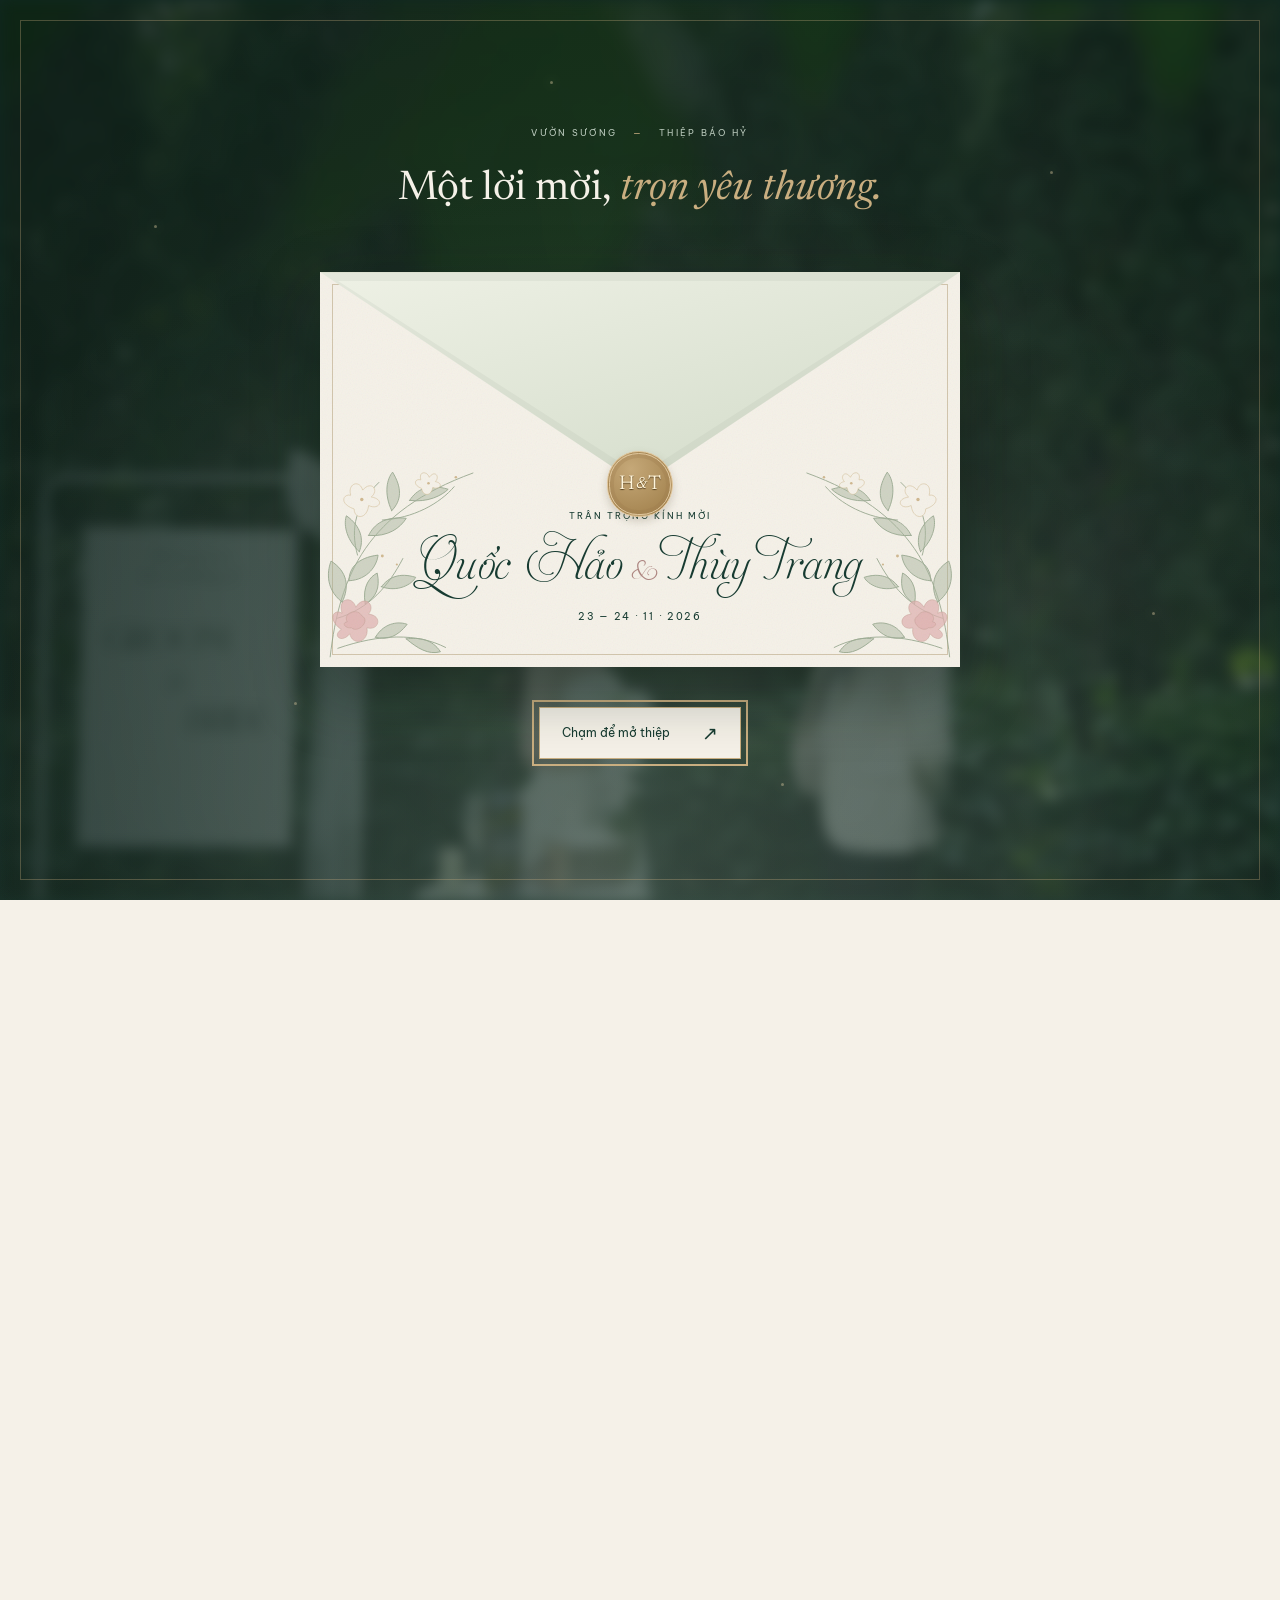
<file: index.html>
<!doctype html>
<html lang="vi">
  <head>
    <meta charset="UTF-8" />
    <meta name="viewport" content="width=device-width,initial-scale=1" />
    <title>Quốc Hảo ❤️ Thùy Trang - Thiệp mời cưới</title>
    <meta
      name="description"
      content="Thiệp cưới Quốc Hảo và Thùy Trang. Bữa cơm thân mật ngày 23/11 và lễ thành hôn ngày 24/11/2026 tại Hưng Yên."
    />
    <link
      rel="stylesheet"
      href="assets/invitation-shared.css?v=20261108-music"
    />
    <link rel="stylesheet" href="assets/storytelling.css?v=20261108-music" />
    <link rel="stylesheet" href="assets/garden.css?v=20261108-venues" />
    <link rel="stylesheet" href="assets/names.css?v=20261108-aphrodite" />
    <link
      rel="preload"
      href="assets/fonts/HLT-AphroditeSlimPro.woff2"
      as="font"
      type="font/woff2"
      crossorigin
    />
    <link rel="icon" href="assets/favicon.svg" type="image/svg+xml" />
    <link rel="preconnect" href="https://fonts.googleapis.com" />
    <link rel="preconnect" href="https://fonts.gstatic.com" crossorigin />
    <link rel="preload" as="image" href="assets/images/nm_00004.webp" />
    <meta name="theme-color" content="#173B31" />
    <meta
      property="og:title"
      content="Quốc Hảo ❤️ Thùy Trang - Thiệp mời cưới"
    />
    <meta
      property="og:description"
      content="Trân trọng kính mời · 23–24.11.2026 · Hưng Yên"
    />
    <meta
      property="og:image"
      content="https://mumeilevina.github.io/thiepcuoi/assets/images/nm_00004.webp"
    />
    <meta property="og:site_name" content="Thiệp mời cưới" />
    <meta name="twitter:card" content="summary_large_image" />
    <meta
      name="twitter:title"
      content="Quốc Hảo ❤️ Thùy Trang - Thiệp mời cưới"
    />
    <noscript
      ><style>
        .invitation-gate {
          display: none;
        }
      </style></noscript
    >
  </head>
  <body class="theme-garden" data-particles="true">
    <a class="skip-link" href="#noi-dung">Đến nội dung thiệp</a>
    <div
      class="invitation-gate"
      role="dialog"
      aria-labelledby="gate-title"
      data-state="closed"
    >
      <div class="gate__mist" aria-hidden="true"></div>
      <div class="gate__lights" aria-hidden="true">
        <span></span><span></span><span></span><span></span><span></span
        ><span></span>
      </div>
      <div class="gate__content">
        <p class="gate__edition">
          VƯỜN SƯƠNG <span aria-hidden="true">—</span> THIỆP BÁO HỶ
        </p>
        <p class="gate__intro" id="gate-title">
          Một lời mời, <i>trọn yêu thương.</i>
        </p>
        <div
          class="envelope"
          aria-label="Phong bì giấy ivory, niêm phong H và T"
        >
          <div class="envelope__back" aria-hidden="true"></div>
          <div class="envelope__letter" aria-hidden="true">
            <span>TRÂN TRỌNG KÍNH MỜI</span
            ><strong>Quốc Hảo<br /><i>&amp;</i><br />Thùy Trang</strong
            ><span>23 — 24 · 11 · 2026</span>
          </div>
          <div class="envelope__front">
            <p class="gate__label">TRÂN TRỌNG KÍNH MỜI</p>
            <h1 class="couple-title">
              <span class="couple-name">Quốc Hảo</span
              ><i class="couple-connector">&amp;</i
              ><span class="couple-name">Thùy Trang</span>
            </h1>
            <p class="gate__date">23 — 24 · 11 · 2026</p>
            <span
              class="envelope__botanical envelope__botanical--left"
              aria-hidden="true"
            ></span>
            <span
              class="envelope__botanical envelope__botanical--right"
              aria-hidden="true"
            ></span>
          </div>
          <div class="envelope__flap" aria-hidden="true"></div>
          <span class="gate__monogram" aria-hidden="true"
            >H<span>&amp;</span>T</span
          >
        </div>
        <button class="gate__open" type="button" data-open-invitation>
          <span>Chạm để mở thiệp</span><span aria-hidden="true">↗</span>
        </button>
        <p class="gate__footnote"></p>
        <p class="sr-only" role="status" data-gate-status></p>
      </div>
    </div>
    <main id="noi-dung" tabindex="-1">
      <section class="hero" aria-labelledby="hero-title">
        <div class="hero__frame" aria-hidden="true"></div>
        <span class="hero__signature" aria-hidden="true">H &amp; T</span>
        <div
          class="hero__photo"
          role="img"
          aria-label="Ảnh cưới Quốc Hảo và Thùy Trang giữa khu vườn"
        ></div>
        <div class="hero__content">
          <div class="hero__heading">
            <p class="eyebrow">TRÂN TRỌNG BÁO HỶ</p>
            <h1 class="couple-title" id="hero-title" tabindex="-1">
              <span class="couple-name">Quốc Hảo</span
              ><i class="couple-connector">&amp;</i
              ><span class="couple-name">Thùy Trang</span>
            </h1>
          </div>
          <p class="hero__invitation">
            <br />Trân trọng mời bạn đến chung vui
            cùng hai gia đình.
          </p>
          <div class="hero__date">
            <p class="hero__wedding-date">
              23 — 24 · 11 · 2026 <span>HƯNG YÊN</span>
            </p>
            <nav class="hero__links" aria-label="Thông tin ngày cưới">
              <a href="#lich-cuoi"
                >Xem lịch cưới <span aria-hidden="true">↓</span></a
              >
              <a href="#nha-chu-re"
                >Đường đến nhà chú rể <span aria-hidden="true">↓</span></a
              >
            </nav>
          </div>
        </div>
      </section>
      <section
        class="wedding-schedule"
        id="lich-cuoi"
        aria-labelledby="wedding-schedule-title"
      >
        <header>
          <p class="eyebrow">TRÂN TRỌNG KÍNH MỜI</p>
          <h2 id="wedding-schedule-title">Lịch cưới</h2>
          <p>
            Trân trọng kính mời quý vị tới dự bữa cơm thân mật mừng lễ thành hôn
            của hai con chúng tôi.
          </p>
        </header>
        <div class="wedding-schedule__events">
          <article class="wedding-schedule__event reveal">
            <span class="event-number" aria-hidden="true"
              >23<span>THÁNG 11</span></span
            >
            <h3>Bữa cơm thân mật</h3>
            <p>
              <time datetime="2026-11-23">Thứ Hai, 23/11/2026</time>
              <span class="wedding-schedule__lunar"
                >Tức ngày 15 tháng 10 năm Bính Ngọ</span
              >
            </p>
            <div
              class="wedding-schedule__place wedding-schedule__locations"
              aria-label="Hai địa điểm bữa cơm ngày 23 tháng 11"
            >
              <div
                class="wedding-schedule__location"
                data-reception-location="bride"
              >
                <p>
                  <strong>Gia đình nhà gái</strong><br />Ao Hồ, Tổ dân phố Rừng,
                  Dị Sử, Mỹ Hào, Hưng Yên
                </p>
                <a
                  href="https://www.google.com/maps/dir/?api=1&amp;destination=20.920676%2C106.084972"
                  target="_blank"
                  rel="noopener noreferrer"
                  >Chỉ đường nhà gái <span aria-hidden="true">↗</span></a
                >
              </div>
              <div
                class="wedding-schedule__location"
                data-reception-location="groom"
              >
                <p>
                  <strong>Gia đình nhà trai</strong><br />Thôn Hiển Dương, Dương
                  Quang, Mỹ Hào, Hưng Yên
                </p>
                <a
                  href="https://www.google.com/maps/dir/?api=1&amp;destination=20.9388189%2C106.1072559"
                  target="_blank"
                  rel="noopener noreferrer"
                  >Chỉ đường nhà trai <span aria-hidden="true">↗</span></a
                >
              </div>
            </div>
          </article>
          <article class="wedding-schedule__event reveal">
            <span class="event-number" aria-hidden="true"
              >24<span>THÁNG 11</span></span
            >
            <h3>Lễ thành hôn</h3>
            <p>
              <time datetime="2026-11-24">Thứ Ba, 24/11/2026</time>
              <span class="wedding-schedule__lunar"
                >Tức ngày 16 tháng 10 năm Bính Ngọ</span
              >
            </p>
            <p class="wedding-schedule__place">
              <strong>Gia đình nhà trai</strong><br />Thôn Hiển Dương, Dương
              Quang, Mỹ Hào, Hưng Yên
            </p>
            <a href="#nha-chu-re">Xem bản đồ nhà trai</a>
          </article>
        </div>
        <div class="family-heading reveal">
          <span aria-hidden="true">❧</span>
          <p>Hai gia đình, một ngày vui</p>
        </div>
        <div class="wedding-schedule__families">
          <div class="reveal">
            <h3>Nhà trai</h3>
            <p>
              <span class="parent-name">Đặng Đình Mười</span><br /><span
                class="parent-name"
                >Nguyễn Thị Duyên</span
              >
            </p>
          </div>
          <div class="reveal">
            <h3>Nhà gái</h3>
            <p>
              <span class="parent-name">Hàn Ngọc Tú</span><br /><span
                class="parent-name"
                >Nguyễn Thị Kim Oanh</span
              >
            </p>
          </div>
        </div>
      </section>

      <section class="story" aria-label="Câu chuyện minh họa">
        <div class="story__copy reveal">
          <p class="eyebrow">CHUYỆN CỦA CHÚNG MÌNH</p>
          <p class="sample-note"></p>
          <h2>Từ hôm nay,<br />mình gọi nhau là nhà.</h2>
          <p>
            Sau những ngày cùng nhau đi qua bình thường và rực rỡ, chúng mình
            chọn một ngày đẹp để bắt đầu chương mới.
          </p>
        </div>
        <img
          class="reveal"
          src="assets/images/nm_00059.webp"
          srcset="
            assets/images/nm_00059-420.webp 420w,
            assets/images/nm_00059.webp     699w
          "
          sizes="(max-width: 768px) calc(100vw - 40px), 46vw"
          alt="Quốc Hảo nghiêng về Thùy Trang bên hoa trắng trong khu vườn"
          loading="lazy"
          width="699"
          height="1048"
        />
      </section>
      <section class="promise">
        <blockquote class="reveal">
          “Có những cuộc gặp gỡ khiến mọi ngày sau đó đều trở nên
          <i>đáng nhớ.</i>”
        </blockquote>
        <div class="promise__detail reveal">
          <p>
            Chúng mình rất mong được đón bạn đến chung vui, cùng chứng kiến
            khoảnh khắc hai gia đình trở thành một.
          </p>
        </div>
      </section>

      <section class="story-chapter" aria-label="Lời hẹn của chúng mình">
        <div class="chapter-scene">
          <img
            src="assets/images/nm_00107.webp"
            alt="Quốc Hảo và Thùy Trang nắm tay nhau dưới những tán lá xanh"
            loading="lazy"
            width="699"
            height="1048"
          />
          <div class="chapter-words">
            <p class="story-eyebrow">CHUYỆN HAI CHÚNG MÌNH</p>
            <h2 class="reveal">Một cuộc gặp, một hành trình.</h2>
            <p class="reveal">
              Chúng mình mong những ngày phía trước sẽ luôn có một người để cùng
              trở về.
            </p>
          </div>
        </div>
      </section>
      <section class="story-vows" aria-labelledby="vow-title">
        <header class="reveal">
          <p class="story-eyebrow">MỘT CHƯƠNG MỚI</p>
          <h2 id="vow-title">Từ những điều bình dị</h2>
        </header>
        <div class="vow-pair">
          <article class="reveal">
            <span class="vow-initial" aria-hidden="true">T</span>
            <h3>Thùy Trang</h3>
            <p>
              Mong có một người cùng chia sẻ niềm vui, cùng lắng nghe những
              chuyện nhỏ và cùng yêu thương gia đình.
            </p>
          </article>
          <article class="reveal">
            <span class="vow-initial" aria-hidden="true">H</span>
            <h3>Quốc Hảo</h3>
            <p>
              Mong được nắm tay nhau qua những ngày bình thường, cùng chăm sóc
              một mái nhà và gìn giữ lời hẹn hôm nay.
            </p>
          </article>
        </div>
      </section>
      <section class="story-journey" aria-labelledby="journey-title">
        <header class="reveal">
          <h2 id="journey-title">Những điều mình cùng chọn.</h2>
          <p>Một lời hẹn được xây nên từ những điều nhỏ bé.</p>
        </header>
        <div class="journey-track">
          <article class="reveal">
            <span aria-hidden="true">01</span>
            <h3>Lắng nghe</h3>
            <p>Dành thời gian cho nhau, cả những điều chưa kịp nói.</p>
          </article>
          <article class="reveal">
            <span aria-hidden="true">02</span>
            <h3>Đồng hành</h3>
            <p>Cùng đi qua thay đổi và tìm niềm vui trong mỗi ngày.</p>
          </article>
          <article class="reveal">
            <span aria-hidden="true">03</span>
            <h3>Về chung một nhà</h3>
            <p>
              Mang theo yêu thương của hai gia đình để bắt đầu hành trình mới.
            </p>
          </article>
        </div>
      </section>
      <section class="story-album" aria-labelledby="album-title">
        <header class="reveal">
          <p class="story-eyebrow">ALBUM NGÀY VUI</p>
          <h2 id="album-title">Giữ lại những dịu dàng.</h2>
          <p>
            Những khoảnh khắc của Quốc Hảo và Thùy Trang. Chạm vào ảnh để ngắm
            gần hơn.
          </p>
        </header>
        <div class="album-grid">
          <button
            class="album-photo reveal"
            type="button"
            data-photo="assets/images/nm_00004.webp"
            aria-label="Mở ảnh Quốc Hảo và Thùy Trang bên nhau trong khu vườn"
          >
            <img
              src="assets/images/nm_00004.webp"
              srcset="
                assets/images/nm_00004-420.webp 420w,
                assets/images/nm_00004.webp     699w
              "
              sizes="(max-width: 768px) calc(100vw - 40px), 40vw"
              alt="Quốc Hảo và Thùy Trang nắm tay, cùng nhìn về phía máy ảnh trong khu vườn"
              loading="lazy"
              width="699"
              height="1048"
            /><span>Hai người, một lời hẹn</span>
          </button>
          <button
            class="album-photo reveal"
            type="button"
            data-photo="assets/images/nm_00059.webp"
            aria-label="Mở ảnh hai bạn bên hoa trắng"
          >
            <img
              src="assets/images/nm_00059.webp"
              srcset="
                assets/images/nm_00059-420.webp 420w,
                assets/images/nm_00059.webp     699w
              "
              sizes="(max-width: 768px) calc(100vw - 40px), 40vw"
              alt="Quốc Hảo nghiêng về Thùy Trang giữa sắc xanh và hoa trắng"
              loading="lazy"
              width="699"
              height="1048"
            /><span>Một khoảnh khắc dịu dàng</span>
          </button>
          <button
            class="album-photo reveal"
            type="button"
            data-photo="assets/images/nm_00107.webp"
            aria-label="Mở ảnh hai bạn nắm tay dưới tán lá"
          >
            <img
              src="assets/images/nm_00107.webp"
              srcset="
                assets/images/nm_00107-420.webp 420w,
                assets/images/nm_00107.webp     699w
              "
              sizes="(max-width: 768px) calc(100vw - 40px), 40vw"
              alt="Thùy Trang và Quốc Hảo nắm tay dưới những tán lá trong khu vườn"
              loading="lazy"
              width="699"
              height="1048"
            /><span>Nắm tay giữa vườn xanh</span>
          </button>
          <button
            class="album-photo reveal"
            type="button"
            data-photo="assets/images/nm_00158.webp"
            aria-label="Mở ảnh Thùy Trang cầm hoa và Quốc Hảo phía sau"
          >
            <img
              src="assets/images/nm_00158.webp"
              srcset="
                assets/images/nm_00158-420.webp 420w,
                assets/images/nm_00158.webp     699w
              "
              sizes="(max-width: 768px) calc(100vw - 40px), 40vw"
              alt="Thùy Trang cầm bó hoa trắng, Quốc Hảo mỉm cười phía sau trong khu vườn"
              loading="lazy"
              width="699"
              height="1048"
            /><span>Những ngày có nhau</span>
          </button>
          <button
            class="album-photo album-photo--ceremony reveal"
            type="button"
            data-photo="assets/images/nm_01440.webp"
            aria-label="Mở ảnh Quốc Hảo và Thùy Trang trong áo dài đỏ"
          >
            <img
              src="assets/images/nm_01440.webp"
              srcset="
                assets/images/nm_01440-420.webp 420w,
                assets/images/nm_01440.webp     699w
              "
              sizes="(max-width: 768px) calc(100vw - 40px), 40vw"
              alt="Quốc Hảo và Thùy Trang mặc áo dài đỏ bên dòng chữ Nhà có hỷ"
              loading="lazy"
              width="699"
              height="1048"
            /><span>Ngày vui, nhà có hỷ</span>
          </button>
        </div>
      </section>
      <section class="venue" id="nha-chu-re" aria-labelledby="venue-title">
        <div class="venue__copy reveal">
          <p class="eyebrow">ĐƯỜNG ĐẾN LỄ THÀNH HÔN</p>
          <h2 id="venue-title">Nhà chú rể</h2>
          <p>Thôn Hiển Dương, Dương Quang, Mỹ Hào, Hưng Yên</p>
          <a
            class="venue__directions"
            href="https://www.google.com/maps/dir/?api=1&amp;destination=20.9388189%2C106.1072559"
            target="_blank"
            rel="noopener noreferrer"
          >
            Chỉ đường trên Google Maps <span aria-hidden="true">↗</span>
          </a>
        </div>
        <iframe
          class="venue__map"
          title="Bản đồ Google Maps đến nhà chú rể"
          src="https://www.google.com/maps?q=20.9388189%2C106.1072559&amp;z=16&amp;output=embed"
          loading="lazy"
          referrerpolicy="no-referrer"
          allowfullscreen
        ></iframe>
      </section>
      <section class="story-finale" aria-label="Lời cảm ơn của hai gia đình">
        <p class="couple-signature reveal">Quốc Hảo &amp; Thùy Trang</p>
        <h2 class="reveal">Một lời hẹn giữa vườn xanh.</h2>
        <p class="reveal">
          Hai gia đình chân thành cảm ơn.<br />Sự hiện diện của quý vị là niềm
          vinh hạnh cho gia đình chúng tôi.
        </p>
      </section>
      <button
        class="music-toggle"
        type="button"
        aria-controls="wedding-music"
        aria-pressed="false"
        aria-label="Bật nhạc nền"
        hidden
      >
        <svg
          aria-hidden="true"
          viewBox="0 0 24 24"
          width="19"
          height="19"
          fill="none"
          stroke="currentColor"
          stroke-width="1.4"
        >
          <path d="M9 17V6l11-3v11M9 9l11-3" />
          <ellipse cx="6" cy="17.5" rx="3" ry="2.5" />
          <ellipse cx="17" cy="14.5" rx="3" ry="2.5" />
        </svg>
        <span class="music-toggle__label">Bật nhạc</span>
      </button>
      <p class="sr-only" role="status" aria-live="polite" data-music-status></p>
    </main>
    <audio id="wedding-music" preload="none" loop></audio>
    <footer class="invitation-footer">
      <span class="couple-signature">Quốc Hảo &amp; Thùy Trang</span> ·
      <a href="#noi-dung">Về đầu trang ↑</a>
    </footer>
    <script src="assets/music.js?v=20261108-four-songs"></script>
    <script src="assets/invitation.js?v=20261108-music"></script>
  </body>
</html>
</file>
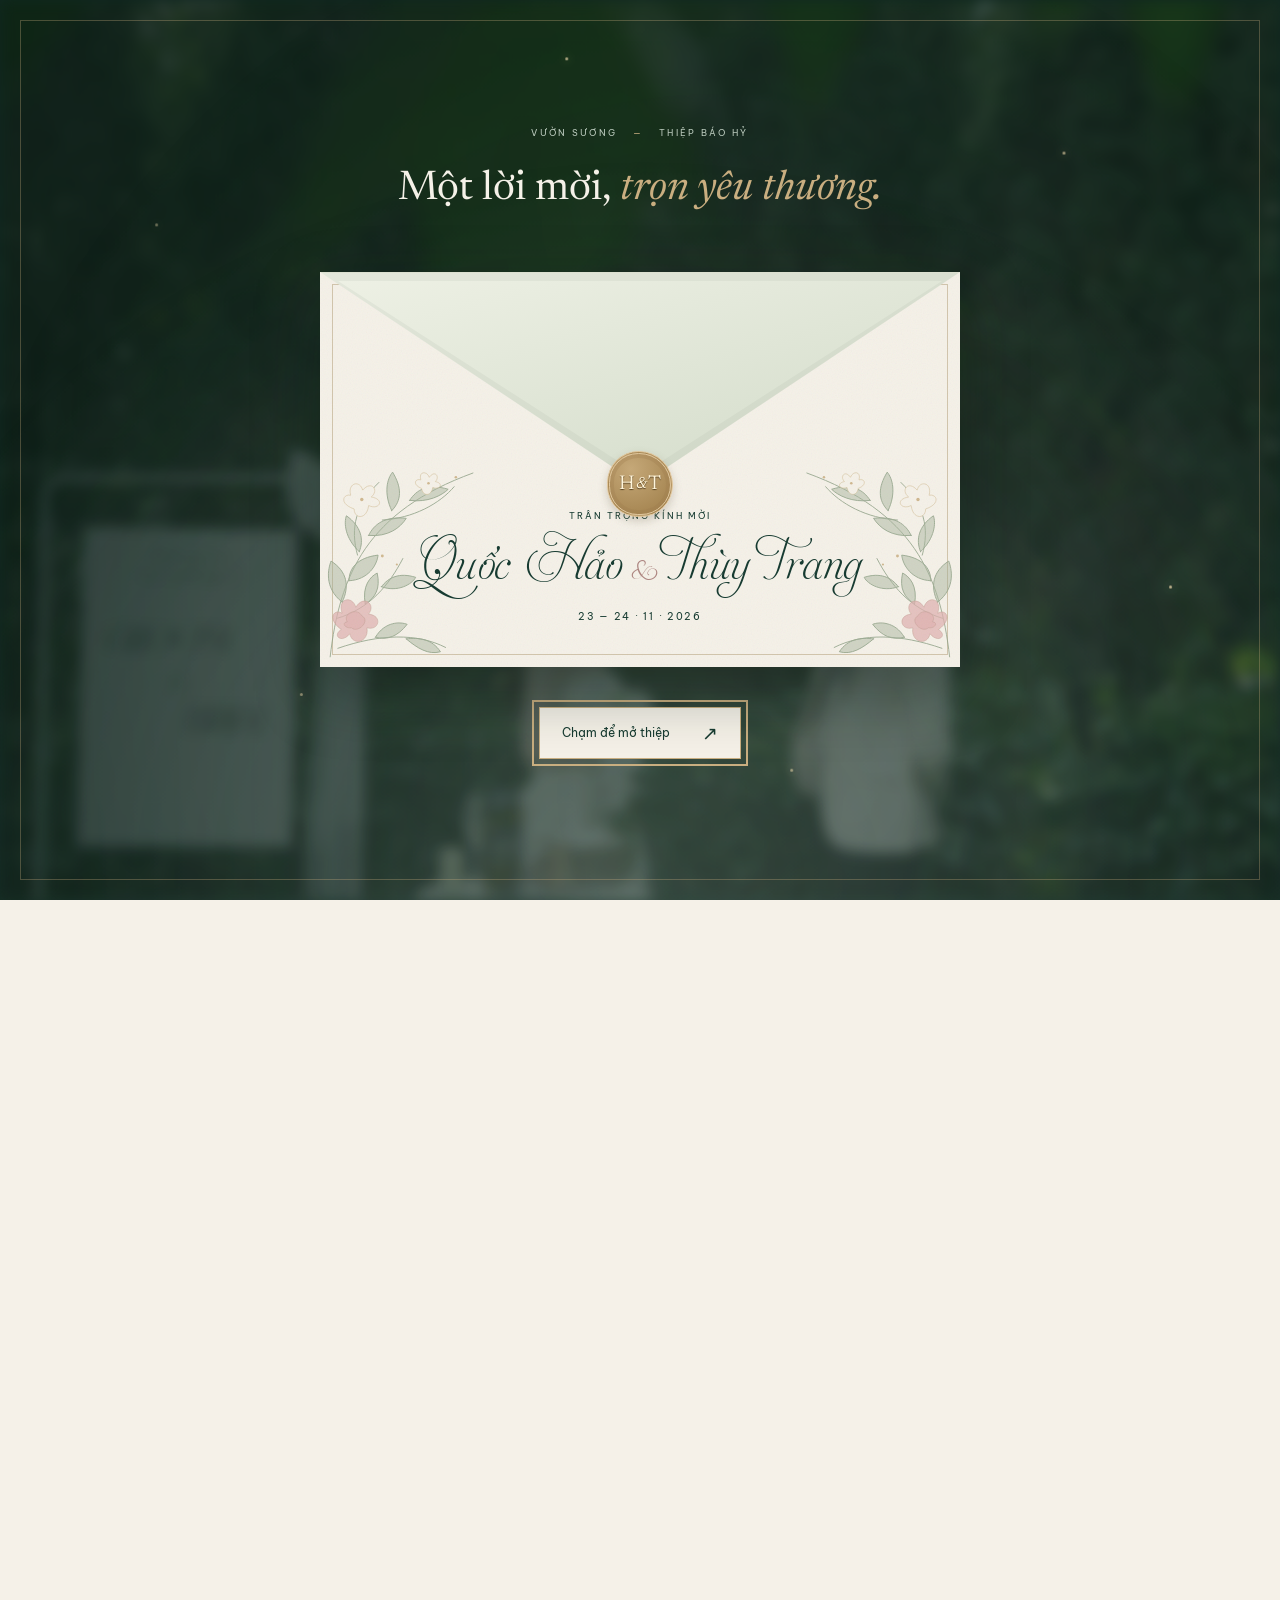
<file: invitations/01-vuon-suong.html>
<!doctype html>
<html lang="vi">
  <head>
    <meta charset="utf-8" />
    <meta name="viewport" content="width=device-width, initial-scale=1" />
    <meta http-equiv="refresh" content="0; url=../index.html" />
    <link rel="canonical" href="../" />
    <title>Quốc Hảo ❤️ Thùy Trang - Thiệp mời cưới</title>
  </head>
  <body>
    <p><a href="../index.html">Mở thiệp mời cưới Quốc Hảo ❤️ Thùy Trang</a></p>
  </body>
</html>
</file>
<file: assets/invitation-shared.css>
﻿@import url("https://fonts.googleapis.com/css2?family=Be+Vietnam+Pro:wght@300;400;500;600&family=Newsreader:ital,opsz,wght@0,6..72,400;0,6..72,500;0,6..72,600;1,6..72,400;1,6..72,500&display=swap");

:root {
  --green: #173b31;
  --pine: #102820;
  --paper: #f5f1e8;
  --sage: #bbcabd;
  --gold: #c9ae80;
  --rose: #dba6a6;
  --line: rgba(137, 119, 82, 0.32);
  --serif: "Newsreader", Georgia, serif;
  --sans: "Be Vietnam Pro", Arial, sans-serif;
  --ease: cubic-bezier(0.22, 1, 0.36, 1);
}
* {
  box-sizing: border-box;
}
html {
  scroll-behavior: smooth;
}
html.invitation-locked {
  overflow: hidden;
  overflow-anchor: none;
  scroll-behavior: auto;
}
body {
  margin: 0;
  min-width: 280px;
  font-family: var(--sans);
  background: var(--paper);
  color: var(--green);
}
body.gate-active {
  position: fixed;
  inset: 0;
  width: 100%;
  overflow: hidden;
}
.music-toggle {
  position: fixed;
  z-index: 40;
  right: max(1rem, env(safe-area-inset-right));
  bottom: max(1rem, env(safe-area-inset-bottom));
  display: inline-flex;
  align-items: center;
  justify-content: center;
  gap: 0.65rem;
  min-height: 48px;
  padding: 0.75rem 1rem;
  border: 1px solid var(--gold);
  background: var(--paper);
  color: var(--green);
  box-shadow: 0 4px 20px #10282020;
  cursor: pointer;
  font-size: 0.7rem;
  transition:
    background 0.2s,
    transform 0.2s;
}
.music-toggle:hover {
  background: #e3e9df;
}
.music-toggle:active {
  transform: scale(0.97);
}
.music-toggle[data-music-state="playing"] {
  background: var(--green);
  color: var(--paper);
}
.music-toggle[hidden],
body:not(.invitation-open) .music-toggle {
  display: none;
}
a {
  color: inherit;
  text-decoration: none;
}
button,
input,
select,
textarea {
  font: inherit;
}
button,
a,
input,
select {
  -webkit-tap-highlight-color: transparent;
}
button {
  touch-action: manipulation;
}
button:focus-visible,
a:focus-visible,
input:focus-visible,
select:focus-visible,
textarea:focus-visible {
  outline: 2px solid var(--gold);
  outline-offset: 5px;
}
button:disabled {
  cursor: wait;
}
h1,
h2,
h3,
blockquote {
  font-family: var(--serif);
  font-weight: 400;
  line-height: 1.2;
  letter-spacing: -0.025em;
  text-wrap: balance;
  overflow-wrap: break-word;
}
p {
  line-height: 1.85;
  text-wrap: pretty;
}
img {
  max-width: 100%;
}
main:focus,
h1:focus {
  outline: none;
}
.sr-only {
  position: absolute;
  width: 1px;
  height: 1px;
  padding: 0;
  margin: -1px;
  overflow: hidden;
  clip-path: inset(50%);
  white-space: nowrap;
}
.skip-link {
  position: fixed;
  z-index: 70;
  left: 1rem;
  top: 1rem;
  padding: 1rem;
  background: var(--paper);
  color: var(--green);
  transform: translateY(-200%);
}
.skip-link:focus {
  transform: none;
}
.couple-title {
  display: flex;
  flex-direction: column;
  gap: 0.04em;
  margin: 1rem 0;
  font: 400 clamp(3rem, 6.3vw, 6.5rem)/1.22 var(--serif);
  letter-spacing: -0.04em;
}
.couple-name {
  display: block;
  white-space: nowrap;
  line-height: 1.24;
}
.couple-connector {
  font-size: 0.48em;
  font-weight: 400;
  line-height: 1.3;
  color: var(--rose);
}
.eyebrow,
.story-eyebrow {
  font: 500 0.65rem/1.9 var(--sans);
  letter-spacing: 0.2em;
}
.reveal {
  opacity: 1;
}
.motion-ready .reveal {
  transition:
    opacity 0.85s ease,
    transform 1s var(--ease);
  transition-delay: calc(var(--reveal-order, 0) * 100ms);
}
.motion-ready .reveal:not(.is-visible) {
  opacity: 0;
  transform: translate3d(0, 24px, 0);
}
.celebration-layer {
  position: fixed;
  inset: 0;
  z-index: 30;
  pointer-events: none;
  overflow: hidden;
}
.celebration-layer span {
  position: absolute;
  left: calc(var(--i) * 11%);
  top: -5%;
  width: 7px;
  height: 12px;
  background: var(--rose);
  border-radius: 80% 15% 80% 15%;
  opacity: 0;
  animation: petal-fall 4.8s calc(var(--i) * 110ms) ease-out both;
}
.celebration-layer span:nth-child(even) {
  background: var(--sage);
  width: 6px;
  height: 15px;
}
@keyframes petal-fall {
  12% {
    opacity: 0.65;
  }
  to {
    opacity: 0;
    transform: translate3d(7vw, 102vh, 0) rotate(250deg);
  }
}
dialog::backdrop {
  background: rgba(8, 24, 18, 0.87);
}
dialog[open] {
  animation: dialog-in 0.3s var(--ease);
}
@keyframes dialog-in {
  from {
    opacity: 0;
    transform: translateY(12px);
  }
  to {
    opacity: 1;
    transform: none;
  }
}
.invitation-footer {
  text-align: center;
  padding: 2rem 1rem;
  background: var(--pine);
  color: var(--sage);
  font-size: 0.65rem;
  line-height: 2;
  letter-spacing: 0.06em;
}
.invitation-footer a {
  text-decoration: underline;
  text-underline-offset: 4px;
}
@media (prefers-reduced-motion: reduce) {
  html {
    scroll-behavior: auto;
  }
  *,
  *::before,
  *::after {
    animation: none !important;
    transition: none !important;
  }
  .motion-ready .reveal:not(.is-visible) {
    opacity: 1;
    transform: none;
  }
  .celebration-layer {
    display: none;
  }
}
</file>
<file: assets/storytelling.css>
﻿.story-chapter {
  min-height: 125svh;
  position: relative;
  background: var(--pine);
  color: var(--paper);
}
.chapter-scene {
  position: sticky;
  top: 0;
  min-height: 100svh;
  display: grid;
  align-items: center;
  overflow: hidden;
  padding: 7rem 8vw;
  isolation: isolate;
}
.chapter-scene > img {
  position: absolute;
  inset: 0;
  z-index: -2;
  left: 45%;
  width: 55%;
  height: 100%;
  object-fit: cover;
  object-position: center 62%;
  filter: brightness(0.72);
  transform: scale(1.08);
}
.chapter-scene::after {
  content: "";
  position: absolute;
  inset: 0;
  z-index: -1;
  background: linear-gradient(90deg, rgba(9, 29, 22, 0.65), transparent);
}
.chapter-words {
  max-width: 36vw;
}
.chapter-words h2 {
  font-size: clamp(2.5rem, 5vw, 5rem);
  margin: 1rem 0 1.75rem;
}
.chapter-words > p:last-child {
  max-width: 42ch;
  font-size: clamp(0.9rem, 1.5vw, 1.1rem);
}
.story-vows,
.story-journey,
.story-album,
.story-finale {
  padding: clamp(5rem, 9vw, 9rem) max(1.25rem, 7vw);
  min-width: 0;
}
.story-vows,
.story-journey {
  background: #e3e9df;
}
.story-vows h2,
.story-journey h2,
.story-album h2,
.story-finale h2 {
  font-size: clamp(2.5rem, 4.5vw, 4.6rem);
  max-width: 20ch;
  margin: 0 0 1.5rem;
}
.story-vows > header,
.story-journey > header,
.story-album > header {
  max-width: 1200px;
  margin: 0 auto 4rem;
}
.vow-pair {
  max-width: 1200px;
  margin: auto;
  display: grid;
  grid-template-columns: 1fr 1fr;
  gap: 8vw;
}
.vow-pair article {
  position: relative;
  padding: 3rem 0;
  border-top: 1px solid var(--line);
}
.vow-initial {
  font: 400 5.5rem/1.2 var(--serif);
  color: #a27d75;
  display: block;
  margin-bottom: 1rem;
}
.vow-pair h3 {
  font-size: 2.1rem;
  margin: 0.5rem 0 1rem;
}
.vow-pair p,
.journey-track p,
.story-finale > p:not(.story-eyebrow) {
  font-size: 0.85rem;
  max-width: 44ch;
}
.story-journey {
  padding-top: 2rem;
}
.journey-track {
  max-width: 1200px;
  margin: auto;
  display: grid;
  grid-template-columns: repeat(3, minmax(0, 1fr));
  gap: 3rem;
  border-top: 1px solid var(--line);
}
.journey-track article {
  padding-top: 2rem;
}
.journey-track span {
  font-size: 0.75rem;
  color: #876b43;
  font-variant-numeric: tabular-nums;
}
.journey-track h3 {
  font-size: 1.8rem;
  margin: 2rem 0 1rem;
}
.story-album > header > p:last-child,
.story-journey > header > p {
  font-size: 0.8rem;
  max-width: 50ch;
}
.album-grid {
  max-width: 1200px;
  margin: auto;
  display: grid;
  grid-template-columns: 1.15fr 1fr;
  gap: 2rem;
}
.album-photo {
  appearance: none;
  display: block;
  min-width: 0;
  padding: 0;
  border: 0;
  background: none;
  color: inherit;
  text-align: left;
  cursor: zoom-in;
  overflow: hidden;
}
.album-photo:first-child {
  grid-column: 1;
}
.album-photo img {
  display: block;
  width: 100%;
  height: auto;
  aspect-ratio: 2/3;
  object-fit: cover;
  transition: transform 0.9s var(--ease);
}
.album-photo:first-child img {
  aspect-ratio: 2/3;
  height: auto;
}
.album-photo:nth-child(even) {
  margin-top: 4rem;
}
.album-photo--ceremony {
  grid-column: 1/-1;
  width: min(520px, 100%);
  justify-self: center;
  margin-top: 2rem;
}
.album-photo span {
  display: block;
  font-size: 0.7rem;
  line-height: 1.7;
  padding: 1rem 0;
  position: relative;
  background: var(--paper);
}
@media (hover: hover) {
  .album-photo:hover img {
    transform: scale(1.025);
  }
}
.story-finale {
  position: relative;
  isolation: isolate;
  overflow: hidden;
  text-align: center;
  min-height: 80svh;
  display: flex;
  flex-direction: column;
  justify-content: center;
  align-items: center;
  background: var(--pine);
  color: var(--paper);
}
.story-finale::before {
  content: "";
  position: absolute;
  inset: 0;
  z-index: -2;
  background:
    linear-gradient(#102820db, #102820eb),
    url("images/nm_00158.webp") center 60% / cover;
}
.story-finale::after {
  content: "";
  position: absolute;
  inset: 1.5rem;
  border: 1px solid #c9ae8060;
  background: url("botanical.svg") left bottom/170px no-repeat;
  pointer-events: none;
}
.story-finale .story-eyebrow {
  color: var(--gold);
}
.story-finale h2 {
  max-width: 17ch;
}

.finale-petals {
  position: absolute;
  inset: 0;
  pointer-events: none;
  overflow: hidden;
  z-index: -1;
}
.finale-petals span {
  position: absolute;
  top: 0;
  left: calc(var(--i) * 18%);
  width: 8px;
  height: 13px;
  background: var(--rose);
  border-radius: 80% 10%;
  opacity: 0;
}
.finale-seen .finale-petals span {
  animation: petal-fall 5s calc(var(--i) * 200ms) ease-out both;
}
.photo-dialog {
  width: min(1100px, 94vw);
  max-height: 94dvh;
  padding: 3.5rem 1rem 1rem;
  border: 1px solid #c9ae8080;
  background: var(--pine);
  color: var(--paper);
}
.photo-dialog img {
  display: block;
  max-width: 100%;
  width: auto;
  max-height: 72dvh;
  margin: auto;
  object-fit: contain;
}
.photo-close {
  position: absolute;
  right: 1rem;
  top: 0.5rem;
  background: transparent;
  color: inherit;
  border: 0;
  min-height: 44px;
  padding: 0.5rem;
  cursor: pointer;
}
.photo-caption {
  display: flex;
  align-items: center;
  justify-content: center;
  gap: 1rem;
  font-size: 0.75rem;
  line-height: 1.5;
  min-height: 48px;
  margin: 0.8rem 0 0;
}
.photo-caption p {
  margin: 0;
  text-align: center;
}
.photo-nav {
  flex-shrink: 0;
  min-width: 44px;
  min-height: 44px;
  color: var(--paper);
  background: transparent;
  border: 1px solid #c9ae8080;
  cursor: pointer;
}
.photo-nav:hover {
  background: #c9ae801a;
}
.photo-counter {
  text-align: center;
  font-size: 0.6rem;
  color: var(--sage);
  margin: 0.5rem 0;
}
body:has(dialog[open]) {
  overflow: hidden;
}
@supports (animation-timeline: view()) {
  @media (prefers-reduced-motion: no-preference) {
    .chapter-scene > img {
      animation: chapter-drift linear both;
      animation-timeline: view();
      animation-range: entry 0% exit 100%;
    }
  }
}
@keyframes chapter-drift {
  from {
    transform: scale(1.12) translateY(-2%);
  }
  to {
    transform: scale(1.04) translateY(2%);
  }
}
@media (max-width: 768px) {
  .vow-pair {
    gap: 2rem;
    grid-template-columns: 1fr;
  }
  .vow-pair article {
    padding: 2rem 0;
  }
  .vow-initial {
    font-size: 4.5rem;
  }
  .journey-track {
    grid-template-columns: 1fr;
    gap: 1.5rem;
    border-top: 0;
  }
  .journey-track article {
    border-top: 1px solid var(--line);
    padding-top: 1.5rem;
  }
  .journey-track h3 {
    margin: 1rem 0;
  }
  .story-vows > header,
  .story-journey > header,
  .story-album > header {
    margin-bottom: 2rem;
  }
  .album-grid {
    grid-template-columns: 1fr;
    gap: 1.7rem;
  }
  .album-photo:first-child {
    grid-row: auto;
  }
  .album-photo:first-child img {
    height: auto;
    aspect-ratio: 2/3;
  }
  .album-photo:nth-child(even),
  .album-photo--ceremony {
    margin-top: 0;
  }
  .chapter-scene > img {
    left: 0;
    width: 100%;
    object-position: center 65%;
    filter: brightness(0.38);
  }
  .chapter-words {
    max-width: 100%;
  }
  .chapter-scene {
    padding: 6rem 1.25rem;
  }
  .chapter-words h2 {
    font-size: clamp(2.2rem, 9vw, 3.5rem);
  }
  .story-finale {
    min-height: 75svh;
  }
  .story-finale::after {
    inset: 0.75rem;
    background-size: 100px;
  }
  .photo-caption {
    gap: 0.6rem;
    font-size: 0.65rem;
  }
}
@media (prefers-reduced-motion: reduce) {
  .story-chapter {
    min-height: 0;
  }
  .chapter-scene {
    position: relative;
    min-height: 80svh;
  }
  .chapter-scene > img {
    animation: none;
    transform: none;
  }
  .finale-petals {
    display: none;
  }
}
</file>
<file: assets/garden.css>
/* Vườn Sương: one invitation, one palette. Layer order is local to each scene. */
.invitation-gate {
  display: none;
  position: fixed;
  inset: 0;
  z-index: 60;
  isolation: isolate;
  overflow: auto;
  background: var(--pine);
  color: var(--paper);
  padding: 2rem 1.25rem;
}
.gate-active .invitation-gate {
  display: grid;
  place-items: center;
}
.invitation-gate::before {
  content: "";
  position: absolute;
  inset: 0;
  z-index: -3;
  background:
    linear-gradient(90deg, rgba(9, 29, 22, 0.85), rgba(16, 40, 32, 0.62)),
    url("images/nm_00107.webp") center 48% / cover;
  filter: blur(7px);
}
.invitation-gate::after {
  content: "";
  position: absolute;
  inset: 1.25rem;
  border: 1px solid rgba(201, 174, 128, 0.32);
  pointer-events: none;
  z-index: -1;
}
.gate__mist {
  position: absolute;
  inset: 0;
  z-index: -2;
  pointer-events: none;
  overflow: hidden;
}
.gate__mist::before,
.gate__mist::after {
  content: "";
  position: absolute;
  inset: 10% -20% -20%;
  background: radial-gradient(
    ellipse at 50% 80%,
    rgba(187, 202, 189, 0.17),
    transparent 65%
  );
  animation: mist-drift 18s ease-in-out 2 alternate;
}
.gate__mist::after {
  inset: -20%;
  animation-delay: -8s;
  opacity: 0.55;
}
@keyframes mist-drift {
  to {
    transform: translate3d(8%, -5%, 0);
  }
}
.gate__content {
  width: min(640px, 100%);
  text-align: center;
  position: relative;
  margin: auto;
  padding: 1rem 0;
}
.gate__edition {
  margin: 0;
  font-size: 0.56rem;
  letter-spacing: 0.26em;
  color: var(--sage);
}
.gate__edition span {
  padding: 0 0.7rem;
  color: var(--gold);
}
.gate__intro {
  font: 400 clamp(1.65rem, 3.2vw, 2.6rem)/1.3 var(--serif);
  margin: 1.3rem 0 3.5rem;
}
.gate__intro i {
  color: var(--gold);
}
.envelope {
  position: relative;
  isolation: isolate;
  width: 100%;
  aspect-ratio: 1.62;
  perspective: 1200px;
  filter: drop-shadow(0 24px 32px rgba(3, 16, 9, 0.35));
}
.envelope__back {
  position: absolute;
  inset: 0;
  background: #aab7a4;
  border: 1px solid #c1c6b2;
  z-index: 0;
}
.envelope__front {
  position: absolute;
  inset: 0;
  z-index: 3;
  background: var(--paper);
  color: var(--green);
  padding: clamp(1rem, 3vw, 2rem);
  display: flex;
  flex-direction: column;
  align-items: center;
  justify-content: flex-end;
  overflow: hidden;
}
.envelope__front::before {
  content: "";
  position: absolute;
  inset: 12px;
  border: 1px solid rgba(164, 141, 96, 0.45);
  pointer-events: none;
}
.envelope__front::after,
.envelope__letter::after {
  content: "";
  position: absolute;
  inset: 0;
  pointer-events: none;
  opacity: 0.16;
  background-image: url("data:image/svg+xml,%3Csvg xmlns='http://www.w3.org/2000/svg' width='150' height='150'%3E%3Cfilter id='n'%3E%3CfeTurbulence type='fractalNoise' baseFrequency='.8' numOctaves='3' stitchTiles='stitch'/%3E%3C/filter%3E%3Cpath fill='%237c755d' filter='url(%23n)' opacity='.45' d='M0 0h150v150H0z'/%3E%3C/svg%3E");
}
.envelope__front .couple-title {
  font-size: clamp(1.65rem, 4.2vw, 2.8rem);
  display: flex;
  flex-direction: row;
  align-items: baseline;
  gap: 0.25em;
  margin: 0.45rem 0;
  z-index: 1;
  position: relative;
  letter-spacing: -0.04em;
}
.envelope__front .couple-connector {
  font-size: 0.6em;
  color: #ad8580;
}
.gate__label {
  font-size: clamp(0.48rem, 1vw, 0.58rem);
  letter-spacing: 0.22em;
  margin: 0;
  position: relative;
  z-index: 1;
}
.gate__date {
  font-size: 0.6rem;
  letter-spacing: 0.18em;
  margin: 0.4rem 0 0.6rem;
  z-index: 1;
}
.envelope__flap {
  position: absolute;
  inset: 0 0 auto;
  height: 54%;
  z-index: 4;
  transform-origin: 50% 0;
  transform: rotateX(0);
  backface-visibility: visible;
  clip-path: polygon(0 0, 100% 0, 50% 100%);
  background: linear-gradient(165deg, #e3e7db, #cbd4c2);
  border-top: 1px solid #dce0d0;
}
.envelope__flap::after {
  content: "";
  position: absolute;
  inset: 8px 18px 10px;
  background: linear-gradient(165deg, #edf0e4, #d2dbc9);
  clip-path: polygon(0 0, 100% 0, 50% 100%);
}
.gate__monogram {
  position: absolute;
  z-index: 5;
  left: calc(50% - 33px);
  top: calc(54% - 34px);
  width: 66px;
  height: 66px;
  border-radius: 48% 52% 49% 47%;
  display: flex;
  align-items: center;
  justify-content: center;
  gap: 1px;
  background: radial-gradient(circle at 35% 25%, #c5a878, #9e7d48);
  color: #fff6dc;
  border: 3px double #e0c79e;
  box-shadow:
    0 4px 8px #6d614b44,
    inset 0 0 0 4px #9a794d44;
  font: 400 1.25rem var(--serif);
  text-shadow: 0 1px 1px #574120;
}
.gate__monogram span {
  font-style: italic;
  font-size: 0.8em;
}
.envelope__letter {
  position: absolute;
  inset: 7% 8% 6%;
  z-index: 2;
  border: 1px solid var(--gold);
  outline: 7px solid var(--paper);
  background: var(--paper);
  color: var(--green);
  display: flex;
  flex-direction: column;
  align-items: center;
  justify-content: center;
  gap: 1rem;
  padding: 1rem;
  box-shadow: 0 -5px 15px #10282015;
}
.envelope__letter > span {
  font-size: 0.5rem;
  letter-spacing: 0.18em;
}
.envelope__letter strong {
  font: 400 clamp(1.6rem, 4vw, 2.5rem)/1.1 var(--serif);
}
.envelope__letter i {
  color: #af8380;
  font-size: 0.6em;
}
.envelope__botanical {
  position: absolute;
  bottom: 0;
  width: 32%;
  aspect-ratio: 1;
  background: url("botanical.svg") center/contain no-repeat;
  opacity: 0.85;
  pointer-events: none;
}
.envelope__botanical--left {
  left: 0;
}
.envelope__botanical--right {
  right: 0;
  transform: scaleX(-1);
}
.gate__open {
  display: inline-flex;
  justify-content: center;
  align-items: center;
  gap: 2rem;
  min-height: 50px;
  margin-top: 2.5rem;
  padding: 0.8rem 1.4rem;
  border: 1px solid var(--gold);
  background: var(--paper);
  color: var(--green);
  cursor: pointer;
  font-size: 0.73rem;
  transition:
    background 0.25s,
    transform 0.25s,
    opacity 0.3s;
}
.gate__open:hover {
  background: #e2e6d8;
  transform: translateY(-2px);
}
.gate__open:active {
  transform: scale(0.97);
}
.gate__open > span:last-child {
  font-size: 1.2rem;
}
.gate__footnote {
  font: 400 0.85rem/1.7 var(--serif);
  color: var(--sage);
  margin: 1rem 0 0;
}
.gate__lights {
  position: absolute;
  inset: 0;
  pointer-events: none;
  overflow: hidden;
}
.gate__lights span {
  position: absolute;
  width: 3px;
  height: 3px;
  border-radius: 50%;
  background: #e8d4a8;
  box-shadow: 0 0 12px #efdcac;
  left: 12%;
  top: 25%;
  opacity: 0.4;
  animation: light-drift 9s ease-in-out 3 alternate;
}
.gate__lights span:nth-child(2) {
  left: 82%;
  top: 19%;
  animation-delay: -4s;
}
.gate__lights span:nth-child(3) {
  left: 23%;
  top: 78%;
  animation-delay: -2s;
}
.gate__lights span:nth-child(4) {
  left: 90%;
  top: 68%;
  animation-delay: -6s;
}
.gate__lights span:nth-child(5) {
  left: 61%;
  top: 87%;
  animation-delay: -3s;
}
.gate__lights span:nth-child(6) {
  left: 43%;
  top: 9%;
  animation-delay: -5s;
}
@keyframes light-drift {
  to {
    transform: translate3d(18px, -28px, 0);
    opacity: 0.8;
  }
}
/* 0-400ms seal; 300-1150ms flap; 850-2150ms letter; 2050-3000ms dissolve. */
.invitation-gate.is-opening {
  animation: gate-dissolve 0.95s 2.05s ease-in-out forwards;
  pointer-events: none;
}
.is-opening .gate__monogram {
  animation: seal-release 0.55s ease-in forwards;
}
.is-opening .envelope {
  animation: envelope-settle 1.3s 0.85s var(--ease) forwards;
}
.is-opening .envelope__flap {
  animation: flap-open 0.85s 0.3s var(--ease) forwards;
}
.is-opening .envelope__letter {
  animation: letter-rise 1.3s 0.85s var(--ease) forwards;
}
.is-opening .gate__open,
.is-opening .gate__footnote,
.is-opening .gate__intro,
.is-opening .gate__edition {
  opacity: 0;
  transition: opacity 0.3s;
}
@keyframes seal-release {
  35% {
    transform: translate3d(0, -8px, 35px) scale(1.08);
  }
  to {
    transform: translate3d(12px, 34px, 60px) rotate(12deg) scale(1.1);
    opacity: 0;
  }
}
@keyframes flap-open {
  49% {
    z-index: 4;
  }
  50%,
  100% {
    z-index: 1;
  }
  to {
    transform: rotateX(180deg);
  }
}
@keyframes envelope-settle {
  to {
    transform: translate3d(0, 22%, 0) scale(0.86);
  }
}
@keyframes letter-rise {
  to {
    transform: translate3d(0, -103%, 0);
  }
}
@keyframes gate-dissolve {
  to {
    opacity: 0;
    visibility: hidden;
  }
}
.hero {
  min-height: 100svh;
  position: relative;
  isolation: isolate;
  display: flex;
  align-items: center;
  overflow: hidden;
  color: var(--paper);
  background: var(--pine);
}
.hero__photo {
  position: absolute;
  inset: 0;
  z-index: -3;
  background:
    linear-gradient(
      90deg,
      rgba(9, 29, 22, 0.96) 4%,
      rgba(9, 29, 22, 0.77) 34%,
      rgba(9, 29, 22, 0.08) 76%
    ),
    url("images/nm_00004.webp") right 54% / auto 130% no-repeat;
  background-color: var(--pine);
}
.hero__frame {
  position: absolute;
  inset: 1.5rem;
  border: 1px solid #c9ae8055;
  pointer-events: none;
  z-index: 2;
}
.hero__frame::before,
.hero__frame::after {
  content: "";
  position: absolute;
  width: 95px;
  aspect-ratio: 1;
  background: url("botanical.svg") center/contain no-repeat;
  opacity: 0.65;
}
.hero__frame::before {
  left: -3px;
  top: -3px;
  transform: rotate(90deg);
}
.hero__frame::after {
  bottom: -3px;
  right: -3px;
  transform: rotate(-90deg);
}
.hero__signature {
  position: absolute;
  right: 3.5rem;
  top: 3rem;
  font: 400 1.1rem var(--serif);
  letter-spacing: 0.12em;
  color: var(--gold);
}
.hero::after {
  content: "";
  position: absolute;
  inset: -30% -20%;
  z-index: -1;
  pointer-events: none;
  background: linear-gradient(
    115deg,
    transparent 40%,
    #f5f1e806 50%,
    transparent 60%
  );
  opacity: 0;
}
.hero-entered .hero::after {
  animation: garden-light 18s 1s ease-in-out 2 alternate;
}
@keyframes garden-light {
  from {
    opacity: 0;
    transform: translateX(-8%);
  }
  to {
    opacity: 1;
    transform: translateX(8%);
  }
}
.hero__content {
  width: 100%;
  max-width: 1440px;
  margin: auto;
  padding: 7rem 8vw 5rem;
}
.hero .eyebrow {
  color: var(--gold);
  margin: 0 0 1.8rem;
}
.hero .couple-title {
  max-width: 8em;
}
.hero__invitation {
  font: 400 clamp(1rem, 1.7vw, 1.2rem)/1.8 var(--serif);
  color: #e2e5d9;
  max-width: 40ch;
  margin: 1.5rem 0 2rem;
}
.hero__wedding-date {
  font-size: 0.75rem;
  letter-spacing: 0.18em;
  margin-bottom: 1.3rem;
}
.hero__wedding-date span {
  display: inline-block;
  margin-left: 1.5rem;
  font-size: 0.55rem;
  color: var(--sage);
}
.hero__links {
  display: flex;
  flex-wrap: wrap;
  gap: 0.2rem 1.5rem;
  font-size: 0.65rem;
  color: var(--sage);
}
.hero__links a {
  display: inline-flex;
  align-items: center;
  gap: 1rem;
  min-height: 44px;
  border-bottom: 1px solid #c9ae8055;
}
.hero__links a:hover {
  color: var(--paper);
}
.motion-ready:not(.hero-entered) .hero .couple-name,
.motion-ready:not(.hero-entered) .hero .couple-connector,
.motion-ready:not(.hero-entered) .hero__date,
.motion-ready:not(.hero-entered) .hero__invitation {
  opacity: 0;
  transform: translateY(20px);
}
.hero-entered .hero .couple-name,
.hero-entered .hero .couple-connector,
.hero-entered .hero__date,
.hero-entered .hero__invitation {
  animation: hero-arrive 0.8s var(--ease) both;
}
.hero-entered .hero .couple-connector {
  animation-delay: 0.12s;
}
.hero-entered .hero .couple-name:last-child {
  animation-delay: 0.24s;
}
.hero-entered .hero__invitation {
  animation-delay: 0.38s;
}
.hero-entered .hero__date {
  animation-delay: 0.5s;
}
.hero-entered .hero__photo {
  animation:
    hero-photo-in 2s var(--ease) both,
    breathe 22s 2s ease-in-out 2 alternate;
}
@keyframes hero-arrive {
  from {
    opacity: 0;
    transform: translateY(20px);
  }
  to {
    opacity: 1;
    transform: none;
  }
}
@keyframes hero-photo-in {
  from {
    opacity: 0.25;
    transform: scale(1.035);
  }
  to {
    opacity: 1;
    transform: scale(1);
  }
}
@keyframes breathe {
  to {
    transform: scale(1.025);
  }
}
.wedding-schedule {
  padding: clamp(5rem, 9vw, 9rem) max(1.25rem, 7vw);
  background: var(--paper);
}
.wedding-schedule > header {
  text-align: center;
  max-width: 40rem;
  margin: 0 auto 3.5rem;
}
.wedding-schedule h2 {
  font-size: clamp(3rem, 5vw, 5rem);
  margin: 1rem 0;
}
.wedding-schedule header > p:last-child {
  font-size: 0.85rem;
  color: #5c6c60;
}
.wedding-schedule__events,
.wedding-schedule__families {
  display: grid;
  grid-template-columns: repeat(2, minmax(0, 1fr));
  gap: 2rem;
  max-width: 1100px;
  margin: auto;
}
.wedding-schedule__event {
  position: relative;
  padding: 2.5rem clamp(1.3rem, 4vw, 3.5rem);
  text-align: center;
  border: 1px solid var(--line);
  background: #faf7f0;
  box-shadow: 0 12px 35px #173b3105;
}
.wedding-schedule__event::before {
  content: "";
  position: absolute;
  inset: 8px;
  border: 1px solid #c9ae8040;
  pointer-events: none;
}
.event-number {
  display: block;
  font: 400 4rem/1 var(--serif);
  color: #967b50;
  margin: 0.4rem 0 2rem;
}
.event-number span {
  display: block;
  font: 500 0.5rem/2 var(--sans);
  letter-spacing: 0.22em;
  margin-top: 0.7rem;
}
.wedding-schedule__event h3 {
  font-size: clamp(2rem, 3.2vw, 3rem);
  margin: 0 0 1.5rem;
}
.wedding-schedule__event p {
  font-size: 0.8rem;
}
.wedding-schedule__event time {
  font-weight: 500;
}
.wedding-schedule__lunar {
  display: block;
  font-size: 0.7rem;
  color: #667364;
  margin-top: 0.3rem;
}
.wedding-schedule__place {
  border-top: 1px solid var(--line);
  padding-top: 1.5rem;
  margin-top: 1.5rem;
}
.wedding-schedule__event a {
  display: inline-flex;
  align-items: center;
  min-height: 44px;
  text-decoration: underline;
  text-underline-offset: 5px;
  font-size: 0.7rem;
}
.wedding-schedule__locations {
  display: grid;
  gap: 1.25rem;
}
.wedding-schedule__location p {
  margin: 0;
}
.wedding-schedule__location + .wedding-schedule__location {
  border-top: 1px solid var(--line);
  padding-top: 1.25rem;
}
.wedding-schedule__location a {
  gap: 0.7rem;
}
.family-heading {
  text-align: center;
  margin: 4.5rem 0 2rem;
  font: 400 1.8rem var(--serif);
}
.family-heading span {
  color: #9c8357;
  font-size: 2.5rem;
}
.family-heading p {
  margin: 0.5rem;
}
.wedding-schedule__families {
  gap: 0;
}
.wedding-schedule__families > div {
  text-align: center;
  padding: 1.5rem 1rem;
}
.wedding-schedule__families > div + div {
  border-left: 1px solid var(--line);
}
.wedding-schedule__families h3 {
  font: 500 0.6rem var(--sans);
  letter-spacing: 0.2em;
  text-transform: uppercase;
  color: #687667;
  margin: 0 0 1.5rem;
}
.wedding-schedule__families p {
  font: 400 clamp(1.3rem, 2.3vw, 2rem)/1.8 var(--serif);
  margin: 0;
}
.venue {
  display: grid;
  grid-template-columns: minmax(0, 0.8fr) minmax(0, 1.2fr);
  align-items: center;
  gap: 5vw;
  padding: clamp(4rem, 8vw, 8rem) 7vw;
  background: #e3e9df;
  border-block: 1px solid var(--line);
}
.venue .eyebrow {
  color: #746744;
}
.venue h2 {
  font-size: clamp(3rem, 5vw, 5rem);
  margin: 1rem 0;
}
.venue__copy > p:not(.eyebrow) {
  max-width: 36ch;
  font-size: 0.85rem;
}
.venue__directions {
  display: inline-flex;
  align-items: center;
  justify-content: center;
  gap: 1.2rem;
  min-height: 48px;
  margin-top: 1rem;
  padding: 1rem 1.3rem;
  background: var(--green);
  color: var(--paper);
  font-size: 0.7rem;
  transition: background 0.25s;
}
.venue__directions:hover {
  background: #285346;
}
.venue__map {
  display: block;
  width: 100%;
  height: clamp(280px, 32vw, 420px);
  border: 1px solid #a9b7a4;
  background: var(--paper);
}
.story {
  padding: clamp(5rem, 11vw, 11rem) 7vw;
  display: grid;
  grid-template-columns: 0.9fr 1.1fr;
  gap: 8vw;
  align-items: center;
}
.story__copy h2 {
  font-size: clamp(2.8rem, 5vw, 5.5rem);
  margin: 1rem 0 2rem;
}
.story__copy > p:not(.eyebrow) {
  max-width: 45ch;
  color: #5b6b5f;
  font-size: 0.85rem;
}
.story img {
  width: 100%;
  aspect-ratio: 4/5;
  object-fit: cover;
}
.sample-note {
  font-size: 0.65rem !important;
  color: #766a52 !important;
}
.promise {
  padding: 0 7vw 8rem;
  display: grid;
  grid-template-columns: 1.2fr 0.8fr;
  gap: 7vw;
  align-items: end;
}
.promise blockquote {
  font-size: clamp(2.6rem, 4vw, 4.5rem);
  margin: 0;
}
.promise blockquote i {
  color: #a57477;
}
.promise__detail {
  border-top: 1px solid var(--line);
  padding-top: 1.5rem;
  font-size: 0.85rem;
  color: #5b6b5f;
}
@media (max-width: 768px) {
  .invitation-gate {
    padding: 2rem 1.25rem;
  }
  .invitation-gate::after {
    inset: 0.65rem;
  }
  .gate__intro {
    margin-bottom: 2.5rem;
  }
  .envelope {
    aspect-ratio: 1.4;
  }
  .envelope__front {
    padding: 1rem 0.5rem;
  }
  .envelope__front .couple-title {
    font-size: clamp(1.4rem, 5.4vw, 2.8rem);
    margin: 0.5rem 0;
  }
  .gate__monogram {
    width: 52px;
    height: 52px;
    left: calc(50% - 26px);
    top: calc(50% - 26px);
    font-size: 1rem;
  }
  .envelope__flap {
    height: 50%;
  }
  .gate__date {
    font-size: 0.5rem;
    margin: 0.3rem 0;
  }
  .gate__label {
    font-size: 0.44rem;
    letter-spacing: 0.15em;
  }
  .gate__open {
    margin-top: 2rem;
  }
  .hero__content {
    padding: 5rem 1.7rem 2.2rem;
    min-height: 100svh;
    display: flex;
    flex-direction: column;
  }
  .hero .couple-title {
    font-size: clamp(2.8rem, 10.5vw, 5rem);
  }
  .hero__photo {
    background:
      linear-gradient(
        0deg,
        rgba(9, 29, 22, 0.94),
        rgba(9, 29, 22, 0.12) 43%,
        rgba(9, 29, 22, 0.28) 65%,
        rgba(9, 29, 22, 0.78)
      ),
      url("images/nm_00004.webp") center 50% / cover;
  }
  .hero__frame {
    inset: 0.75rem;
  }
  .hero__signature {
    top: 2rem;
    right: 2rem;
  }
  .hero__invitation {
    font-size: 1rem;
    margin: auto 0 1rem;
    padding-top: 2rem;
  }
  .hero .eyebrow {
    margin-bottom: 1rem;
  }
  .hero__wedding-date {
    font-size: 0.65rem;
  }
  .hero__wedding-date span {
    margin-left: 1rem;
  }
  .hero__links {
    font-size: 0.6rem;
    gap: 0.1rem 1rem;
  }
  .wedding-schedule__events {
    grid-template-columns: 1fr;
    gap: 1.5rem;
  }
  .wedding-schedule__families p {
    font-size: clamp(1rem, 3.6vw, 1.55rem);
  }
  .wedding-schedule__families > div {
    padding: 1.3rem 0.35rem;
  }
  .venue {
    grid-template-columns: 1fr;
    padding: 4rem 1.25rem;
    gap: 2.5rem;
  }
  .story {
    padding: 5rem 1.25rem;
    grid-template-columns: 1fr;
    gap: 2rem;
  }
  .story img {
    order: -1;
    aspect-ratio: 2/3;
  }
  .promise {
    padding: 0 1.25rem 5rem;
    grid-template-columns: 1fr;
    gap: 2rem;
  }
}
@media (max-height: 650px) {
  .invitation-gate {
    padding: 1rem 1.25rem;
  }
}
@media (max-height: 560px) {
  .envelope__front {
    padding: 0.5rem;
  }
  .gate__label {
    font-size: 0.4rem;
  }
  .gate__date {
    font-size: 0.44rem;
    margin: 0.25rem 0;
  }
  .gate__monogram {
    width: 38px;
    height: 38px;
    left: calc(50% - 19px);
    top: calc(50% - 19px);
    font-size: 0.8rem;
    border-width: 2px;
  }
  .gate__monogram span {
    font-size: 0.75em;
  }
  .envelope__flap {
    height: 48%;
  }
}
@media (prefers-reduced-motion: reduce) {
  .invitation-gate.is-opening {
  .gate__edition {
    font-size: 0.45rem;
  }
  .gate__intro {
    font-size: 1.5rem;
    margin: 0.7rem 0 1.4rem;
  }
  .envelope {
    aspect-ratio: 1.9;
  }
  .envelope__front .couple-title {
    font-size: 1.8rem;
  }
  .envelope__front {
    padding: 0.7rem;
  }
  .gate__monogram {
    width: 46px;
    height: 46px;
    left: calc(50% - 23px);
    top: calc(50% - 23px);
    font-size: 0.9rem;
  }
  .envelope__flap {
    height: 50%;
  }
  .gate__open {
    margin-top: 1rem;
    min-height: 44px;
    padding: 0.4rem 1rem;
  }
  .gate__footnote {
    margin: 0.5rem 0 0;
    font-size: 0.7rem;
  }
  .hero__content {
    padding: 4.5rem 2rem 2rem;
  }
  .hero .couple-title {
    font-size: clamp(2.2rem, 6vw, 3.2rem);
    gap: 0;
  }
  .hero .eyebrow {
    margin: 0 0 0.5rem;
  }
  .hero__invitation {
    margin: auto 0 0.5rem;
    padding-top: 1rem;
    font-size: 0.85rem;
  }
  .hero__wedding-date {
    margin: 0.5rem 0;
  }
  .hero__photo {
    background-size: auto 160%;
    background-position: right center;
  }
}
@media (prefers-reduced-motion: reduce) {
  .invitation-gate.is-opening {
    display: none;
  }
  .motion-ready .hero .couple-name,
  .motion-ready .hero .couple-connector,
  .motion-ready .hero__date,
  .motion-ready .hero__invitation {
    opacity: 1;
    transform: none;
  }
  .hero__photo {
    transform: none !important;
  }
}
</file>
<file: assets/names.css>
@font-face {
  font-family: "HLT AphroditeSlimPro";
  src: url("fonts/HLT-AphroditeSlimPro.woff2") format("woff2");
  font-style: normal;
  font-weight: 400;
  font-display: swap;
}
:root {
  --name-font: "HLT AphroditeSlimPro", "Newsreader", Georgia, serif;
}
.couple-name,
.couple-connector,
.wedding-schedule__families p,
.vow-pair h3,
.couple-signature {
  font-family: var(--name-font);
  font-weight: 400;
  font-style: normal;
  font-synthesis: none;
  letter-spacing: 0;
  font-feature-settings:
    "liga" 1,
    "clig" 1,
    "calt" 1;
}
.couple-title {
  letter-spacing: 0;
}
.couple-name {
  line-height: 1.85;
}
.couple-connector {
  line-height: 1.5;
}
.hero .couple-title {
  gap: 0;
}
.envelope__front .couple-title {
  font-size: clamp(1.1rem, 4.8vw, 2.4rem);
  letter-spacing: 0;
  gap: 0.2em;
  margin: 0.2rem 0;
}
.envelope__letter strong {
  font: 400 clamp(1.1rem, 3.5vw, 2rem)/1.75 var(--name-font);
  letter-spacing: 0;
}
.wedding-schedule__families p {
  font-size: clamp(1.4rem, 2.4vw, 2rem);
  line-height: 2.05;
}
.parent-name {
  display: inline-block;
  white-space: nowrap;
}
.vow-pair h3 {
  font-size: clamp(1.9rem, 3vw, 2.6rem);
  line-height: 1.9;
}
.story-finale > p.couple-signature {
  font-size: clamp(1.25rem, 4.5vw, 2.6rem);
  line-height: 1.85;
  color: var(--gold);
}
.invitation-footer .couple-signature {
  display: block;
  font-size: 1.4rem;
  line-height: 2;
}
@media (max-width: 720px) {
  .wedding-schedule__families {
    grid-template-columns: minmax(0, 1fr);
  }
  .wedding-schedule__families > div {
    padding: 1.5rem 0.75rem;
  }
  .wedding-schedule__families > div + div {
    border-left: 0;
    border-top: 1px solid var(--line);
  }
  .wedding-schedule__families p {
    font-size: clamp(1.25rem, 5.8vw, 1.7rem);
  }
  .envelope__front {
    padding-bottom: 0.6rem;
  }
}
@media (max-height: 650px) {
  .hero .couple-title {
    font-size: clamp(1.7rem, 4.6vw, 2.5rem);
    margin: 0.4rem 0;
  }
  .envelope__front .couple-title {
    font-size: clamp(1.1rem, 3.6vw, 1.65rem);
  }
}
</file>
